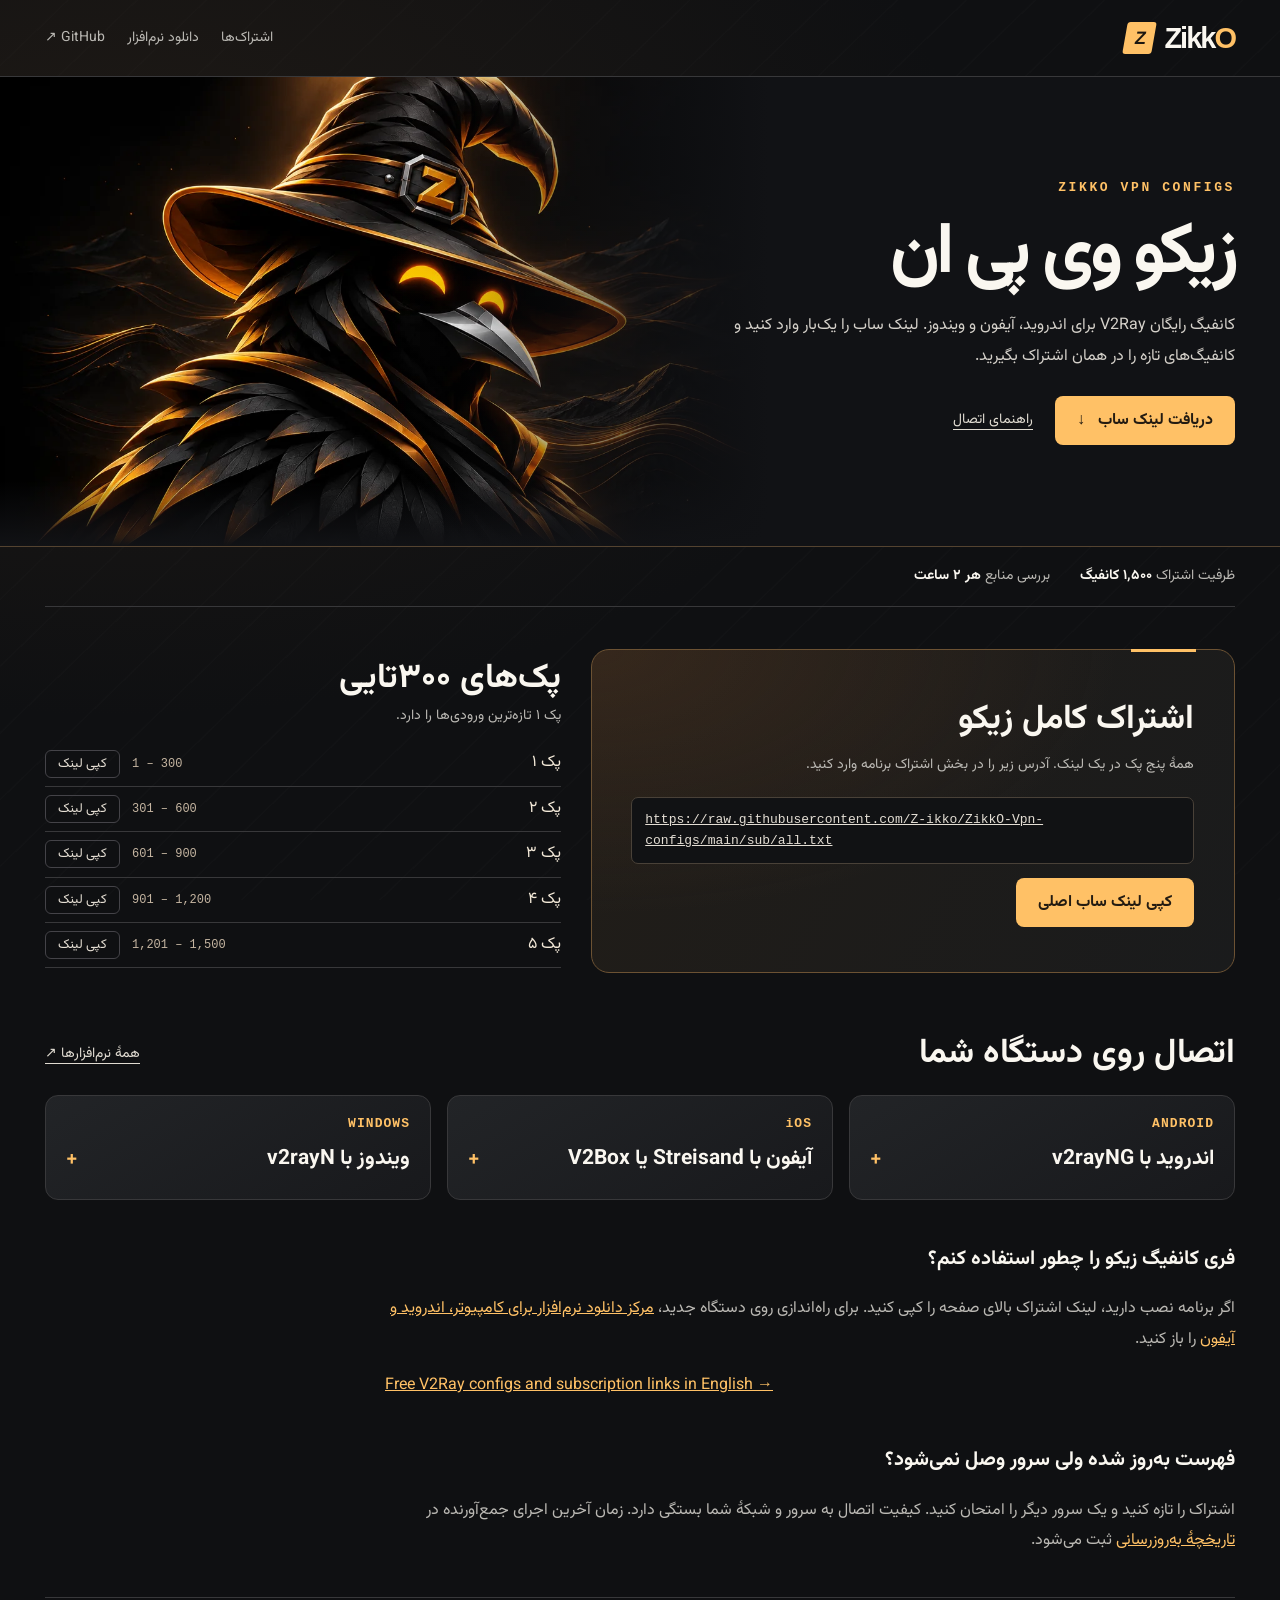
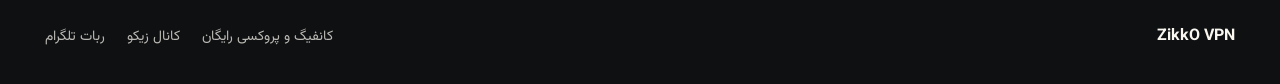
<file: index.html>
<!doctype html>
<html lang="fa" dir="rtl"><head><meta charset="utf-8"><meta name="viewport" content="width=device-width,initial-scale=1"><title>زیکو وی پی ان (ZikkO VPN) | کانفیگ رایگان V2Ray و لینک ساب زیکو</title><meta name="description" content="لینک اشتراک زیکو با حداکثر ۱۵۰۰ کانفیگ و پنج پک ۳۰۰تایی. ساب V2Ray را کپی کنید و با راهنمای v2rayNG، Streisand یا v2rayN روی دستگاه خود وارد کنید."><link rel="canonical" href="https://z-ikko.github.io/ZikkO-Vpn-configs/"><meta property="og:type" content="website"><meta property="og:locale" content="fa_IR"><meta property="og:title" content="زیکو وی پی ان | کانفیگ رایگان V2Ray و ساب زیکو"><meta property="og:description" content="لینک اشتراک زیکو با حداکثر ۱۵۰۰ کانفیگ و پنج پک ۳۰۰تایی. ساب V2Ray را کپی کنید و با راهنمای v2rayNG، Streisand یا v2rayN روی دستگاه خود وارد کنید."><meta property="og:url" content="https://z-ikko.github.io/ZikkO-Vpn-configs/"><meta property="og:image" content="https://z-ikko.github.io/ZikkO-Vpn-configs/cover.png"><meta name="twitter:card" content="summary_large_image">
<link rel="stylesheet" href="design.css"><link rel="preload" as="font" href="type.woff2" type="font/woff2" crossorigin><meta name="theme-color" content="#111215"></head>
<body><a href="#main" class="skip">رفتن به محتوای اصلی</a>
<header><nav class="wrap"><a class="wordmark" href="./" aria-label="زیکو وی پی ان"><i>Z</i>Zikk<span>O</span></a><div class="navlinks"><a href="#subscription">اشتراک‌ها</a><a href="downloads/">دانلود نرم‌افزار</a><a href="https://github.com/Z-ikko/ZikkO-Vpn-configs" lang="en">GitHub ↗</a></div></nav></header>
<main id="main"><div class="hero"><img src="raven.webp" width="1250" height="833" alt="" fetchpriority="high"><div class="wrap"><article><span class="brandline">ZIKKO VPN CONFIGS</span><h1>زیکو وی پی ان</h1><p>کانفیگ رایگان V2Ray برای اندروید، آیفون و ویندوز. لینک ساب را یک‌بار وارد کنید و کانفیگ‌های تازه را در همان اشتراک بگیرید.</p><div class="inline"><a class="action" href="#subscription">دریافت لینک ساب <span aria-hidden="true">↓</span></a><a class="secondary" href="#guides">راهنمای اتصال</a></div></article></div></div>
<div class="wrap"><div class="rail"><span>ظرفیت اشتراک <b>۱٬۵۰۰ کانفیگ</b></span><span>بررسی منابع <b>هر ۲ ساعت</b></span></div>
<section id="subscription" class="workspace"><div class="maincard"><h2>اشتراک کامل زیکو</h2><p class="muted">همهٔ پنج پک در یک لینک. آدرس زیر را در بخش اشتراک برنامه وارد کنید.</p><a class="url" id="all" href="https://raw.githubusercontent.com/Z-ikko/ZikkO-Vpn-configs/main/sub/all.txt">https://raw.githubusercontent.com/Z-ikko/ZikkO-Vpn-configs/main/sub/all.txt</a><div class="inline"><button hidden class="primary" data-feed="all" data-label="اشتراک کامل">کپی لینک ساب اصلی</button></div></div>
<div class="packs"><h2 class="packhead">پک‌های ۳۰۰تایی</h2><p class="muted">پک ۱ تازه‌ترین ورودی‌ها را دارد.</p>
<div class="pack"><a id="pack1" href="https://raw.githubusercontent.com/Z-ikko/ZikkO-Vpn-configs/main/sub/1.txt">پک ۱</a><small>1 – 300</small><button hidden class="mini" aria-label="کپی لینک پک ۱" data-feed="pack1" data-label="پک ۱">کپی لینک</button></div>
<div class="pack"><a id="pack2" href="https://raw.githubusercontent.com/Z-ikko/ZikkO-Vpn-configs/main/sub/2.txt">پک ۲</a><small>301 – 600</small><button hidden class="mini" aria-label="کپی لینک پک ۲" data-feed="pack2" data-label="پک ۲">کپی لینک</button></div>
<div class="pack"><a id="pack3" href="https://raw.githubusercontent.com/Z-ikko/ZikkO-Vpn-configs/main/sub/3.txt">پک ۳</a><small>601 – 900</small><button hidden class="mini" aria-label="کپی لینک پک ۳" data-feed="pack3" data-label="پک ۳">کپی لینک</button></div>
<div class="pack"><a id="pack4" href="https://raw.githubusercontent.com/Z-ikko/ZikkO-Vpn-configs/main/sub/4.txt">پک ۴</a><small>901 – 1,200</small><button hidden class="mini" aria-label="کپی لینک پک ۴" data-feed="pack4" data-label="پک ۴">کپی لینک</button></div>
<div class="pack"><a id="pack5" href="https://raw.githubusercontent.com/Z-ikko/ZikkO-Vpn-configs/main/sub/5.txt">پک ۵</a><small>1,201 – 1,500</small><button hidden class="mini" aria-label="کپی لینک پک ۵" data-feed="pack5" data-label="پک ۵">کپی لینک</button></div></div></section>
<section id="guides"><div class="sectitle"><h2>اتصال روی دستگاه شما</h2><a class="secondary" href="https://github.com/Z-ikko/ZikkO-Vpn-configs#clients">همهٔ نرم‌افزارها ↗</a></div><div class="guides"><details class="guide"><summary><span lang="en">ANDROID</span><b>اندروید با v2rayNG</b></summary><p>در <a href="https://github.com/2dust/v2rayNG/releases/latest">v2rayNG</a> وارد بخش گروه‌های اشتراک شوید. روی + بزنید، نام را ZikkO بگذارید و لینک را در فیلد URL بچسبانید. پس از ذخیره، گروه را انتخاب کنید و از منو Update subscription را بزنید. سپس یک سرور را انتخاب و وصل کنید.</p></details>
<details class="guide"><summary><span lang="en">iOS</span><b>آیفون با Streisand یا V2Box</b></summary><p>در <a href="https://apps.apple.com/app/id6450534064">Streisand</a>، پس از کپی لینک روی + و سپس Import from Clipboard بزنید. در <a href="https://apps.apple.com/app/id6446814690">V2Box</a> مسیر Configs ← + ← Add Subscription را باز کنید و لینک را ذخیره کنید. یک سرور را انتخاب کنید و هنگام اولین اتصال، درخواست VPN آیفون را تأیید کنید.</p></details>
<details class="guide"><summary><span lang="en">WINDOWS</span><b>ویندوز با v2rayN</b></summary><p>در <a href="https://github.com/2dust/v2rayN/releases/latest">v2rayN</a>، از Subscription group settings یک گروه بسازید، آدرس ساب را وارد کنید و گروه را ذخیره کنید. اشتراک را به‌روز کنید، یک سرور را فعال کنید و برای برنامه‌هایی که از پروکسی ویندوز استفاده می‌کنند، Set system proxy را انتخاب کنید.</p></details></div></section>
<section class="help"><h2>فری کانفیگ زیکو را چطور استفاده کنم؟</h2><p>اگر برنامه نصب دارید، لینک اشتراک بالای صفحه را کپی کنید. برای راه‌اندازی روی دستگاه جدید، <a href="downloads/">مرکز دانلود نرم‌افزار برای کامپیوتر، اندروید و آیفون</a> را باز کنید.</p><p lang="en" dir="ltr"><a href="free-config/">Free V2Ray configs and subscription links in English →</a></p></section><section class="help"><h2>فهرست به‌روز شده ولی سرور وصل نمی‌شود؟</h2><p>اشتراک را تازه کنید و یک سرور دیگر را امتحان کنید. کیفیت اتصال به سرور و شبکهٔ شما بستگی دارد. زمان آخرین اجرای جمع‌آورنده در <a href="https://github.com/Z-ikko/ZikkO-Vpn-configs/actions/workflows/update.yml">تاریخچهٔ به‌روزرسانی</a> ثبت می‌شود.</p></section>
<footer><b dir="ltr">ZikkO VPN</b><div class="inline"><a href="https://t.me/FreeConfigByZikkO1">کانفیگ و پروکسی رایگان</a><a href="https://t.me/VPNByZikkO">کانال زیکو</a><a href="https://t.me/ZikkOVpnBot">ربات تلگرام</a></div></footer></div></main>
<div class="toast" role="status" aria-live="polite"></div><script>
const notice=document.querySelector('.toast');let timeout;
for(const button of document.querySelectorAll('[data-feed]')){
 if(!navigator.clipboard)continue;
 button.hidden=false;
 button.addEventListener('click',async()=>{
 const link=document.getElementById(button.dataset.feed);
 try{await navigator.clipboard.writeText(link.href);notice.textContent='لینک '+button.dataset.label+' کپی شد.'}
 catch{notice.textContent='روی لینک بزنید و گزینهٔ کپی آدرس را انتخاب کنید.'}
 clearTimeout(timeout);timeout=setTimeout(()=>notice.textContent='',3500);
 });
}
</script></body></html>
</file>
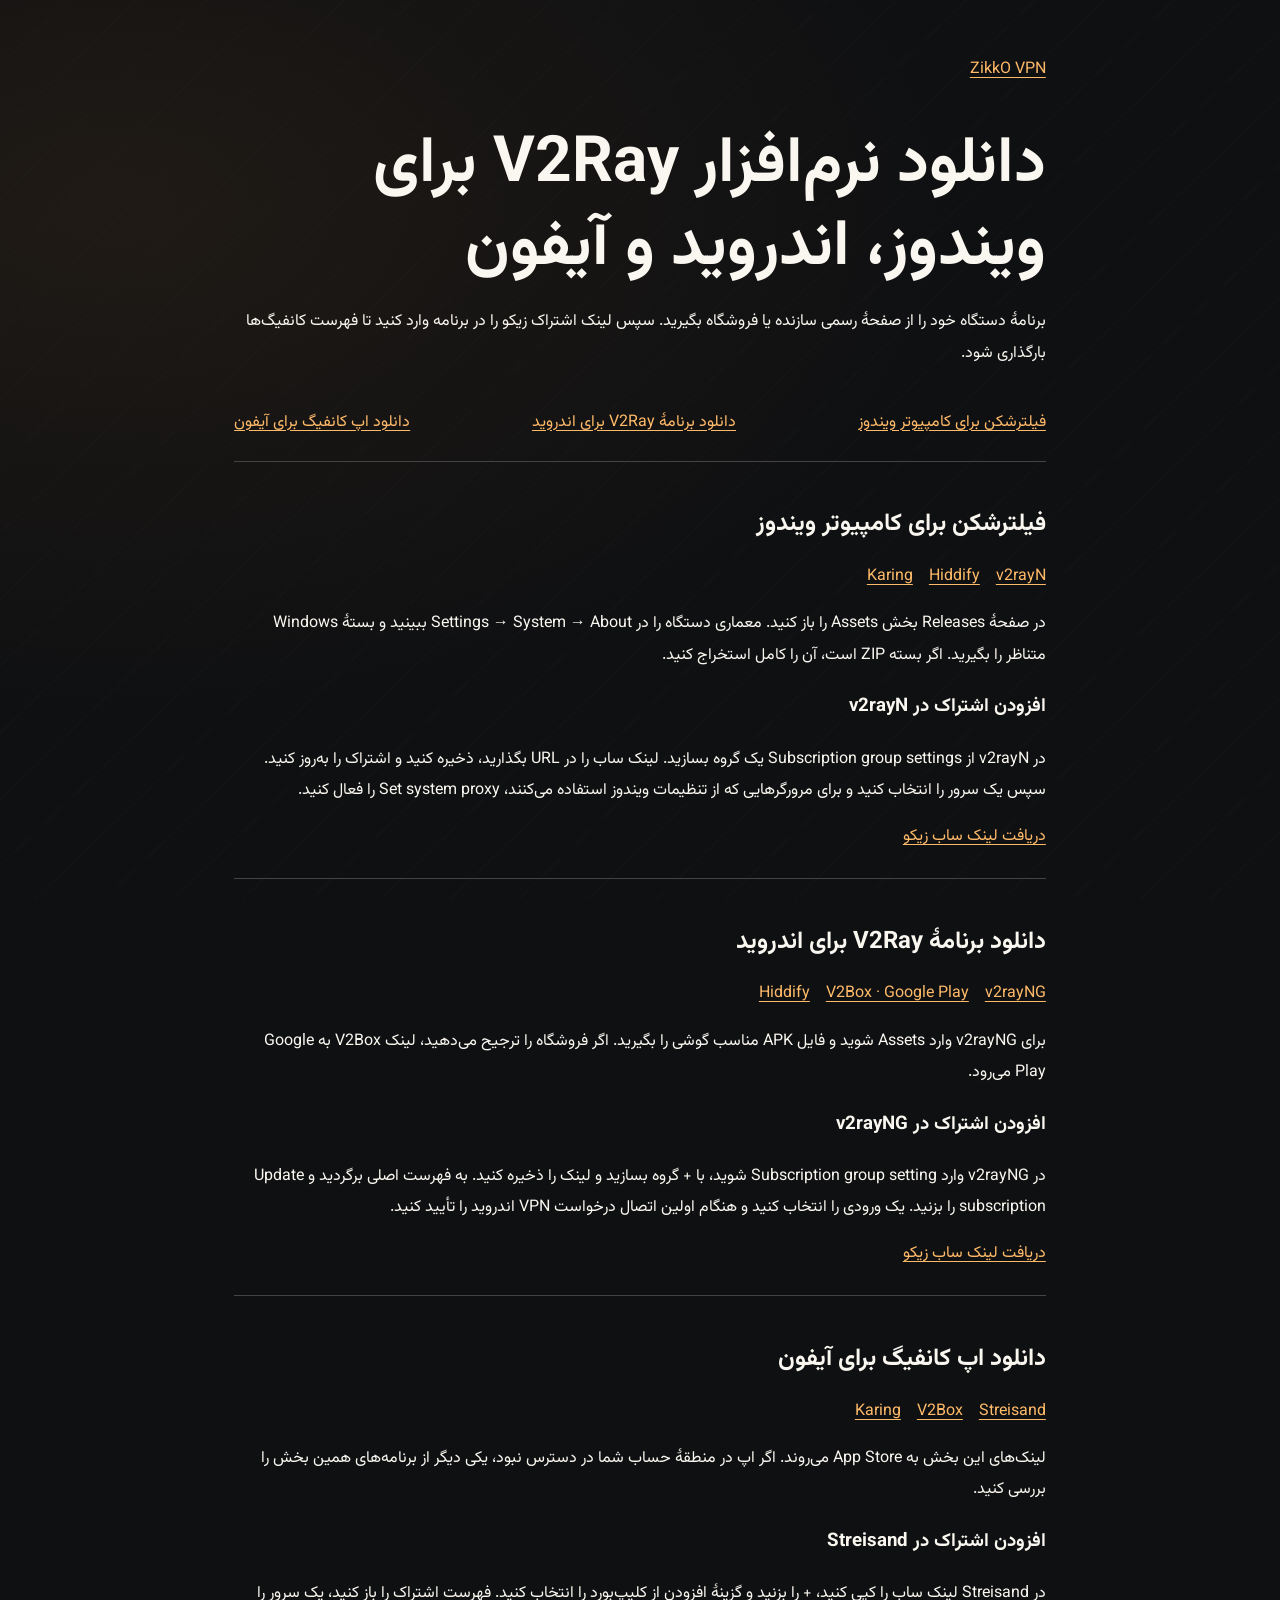
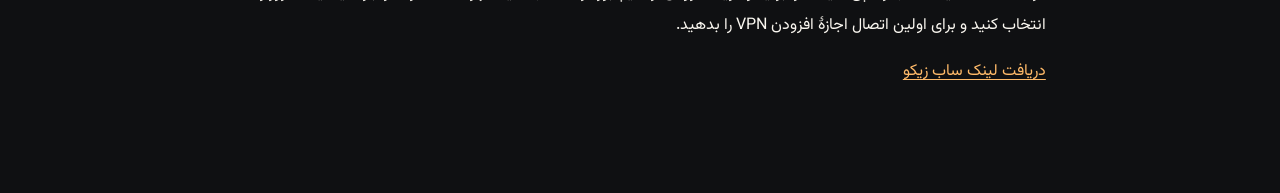
<file: downloads/index.html>
<!doctype html><html lang="fa" dir="rtl"><head><meta charset="utf-8"><meta name="viewport" content="width=device-width, initial-scale=1"><title>دانلود نرم‌افزار V2Ray برای ویندوز، اندروید و آیفون | زیکو</title><meta name="description" content="برنامهٔ دستگاه خود را از صفحهٔ رسمی سازنده یا فروشگاه بگیرید. سپس لینک اشتراک زیکو را در برنامه وارد کنید تا فهرست کانفیگ‌ها بارگذاری شود."><link rel="canonical" href="https://z-ikko.github.io/ZikkO-Vpn-configs/downloads/"><link rel="stylesheet" href="../design.css"><style>.reading{max-width:850px;margin:auto;padding:2rem 1.2rem 5rem}.reading h1{font-size:clamp(2.1rem,6vw,4rem);line-height:1.3;margin:1rem 0}.reading p,.reading li{line-height:1.95}.reading section{padding:1.6rem 0;border-top:1px solid #444}.reading a{color:#ffba69;text-decoration:underline;text-underline-offset:.22em}.links{display:flex;flex-wrap:wrap;gap:1rem}.reading nav{padding:1rem 0}.reading h2{line-height:1.45}</style></head><body><main class="reading"><nav><a href="../">ZikkO VPN</a></nav><h1>دانلود نرم‌افزار V2Ray برای ویندوز، اندروید و آیفون</h1><p>برنامهٔ دستگاه خود را از صفحهٔ رسمی سازنده یا فروشگاه بگیرید. سپس لینک اشتراک زیکو را در برنامه وارد کنید تا فهرست کانفیگ‌ها بارگذاری شود.</p><nav class="links"><a href="#windows">فیلترشکن برای کامپیوتر ویندوز</a><a href="#android">دانلود برنامهٔ V2Ray برای اندروید</a><a href="#iphone">دانلود اپ کانفیگ برای آیفون</a></nav><section id="windows"><h2>فیلترشکن برای کامپیوتر ویندوز</h2><div class="links"><a href="https://github.com/2dust/v2rayN/releases/latest">v2rayN</a><a href="https://github.com/hiddify/hiddify-app/releases/latest">Hiddify</a><a href="https://github.com/KaringX/karing/releases/latest">Karing</a></div><p>در صفحهٔ Releases بخش Assets را باز کنید. معماری دستگاه را در Settings → System → About ببینید و بستهٔ Windows متناظر را بگیرید. اگر بسته ZIP است، آن را کامل استخراج کنید.</p><h3>افزودن اشتراک در v2rayN</h3><p>در v2rayN از Subscription group settings یک گروه بسازید. لینک ساب را در URL بگذارید، ذخیره کنید و اشتراک را به‌روز کنید. سپس یک سرور را انتخاب کنید و برای مرورگرهایی که از تنظیمات ویندوز استفاده می‌کنند، Set system proxy را فعال کنید.</p><a href="../#subscription">دریافت لینک ساب زیکو</a></section><section id="android"><h2>دانلود برنامهٔ V2Ray برای اندروید</h2><div class="links"><a href="https://github.com/2dust/v2rayNG/releases/latest">v2rayNG</a><a href="https://play.google.com/store/apps/details?id=dev.hexasoftware.v2box">V2Box · Google Play</a><a href="https://github.com/hiddify/hiddify-app/releases/latest">Hiddify</a></div><p>برای v2rayNG وارد Assets شوید و فایل APK مناسب گوشی را بگیرید. اگر فروشگاه را ترجیح می‌دهید، لینک V2Box به Google Play می‌رود.</p><h3>افزودن اشتراک در v2rayNG</h3><p>در v2rayNG وارد Subscription group setting شوید، با + گروه بسازید و لینک را ذخیره کنید. به فهرست اصلی برگردید و Update subscription را بزنید. یک ورودی را انتخاب کنید و هنگام اولین اتصال درخواست VPN اندروید را تأیید کنید.</p><a href="../#subscription">دریافت لینک ساب زیکو</a></section><section id="iphone"><h2>دانلود اپ کانفیگ برای آیفون</h2><div class="links"><a href="https://apps.apple.com/app/id6450534064">Streisand</a><a href="https://apps.apple.com/app/id6446814690">V2Box</a><a href="https://apps.apple.com/app/id6472431552">Karing</a></div><p>لینک‌های این بخش به App Store می‌روند. اگر اپ در منطقهٔ حساب شما در دسترس نبود، یکی دیگر از برنامه‌های همین بخش را بررسی کنید.</p><h3>افزودن اشتراک در Streisand</h3><p>در Streisand لینک ساب را کپی کنید، + را بزنید و گزینهٔ افزودن از کلیپ‌بورد را انتخاب کنید. فهرست اشتراک را باز کنید، یک سرور را انتخاب کنید و برای اولین اتصال اجازهٔ افزودن VPN را بدهید.</p><a href="../#subscription">دریافت لینک ساب زیکو</a></section></main></body></html>
</file>
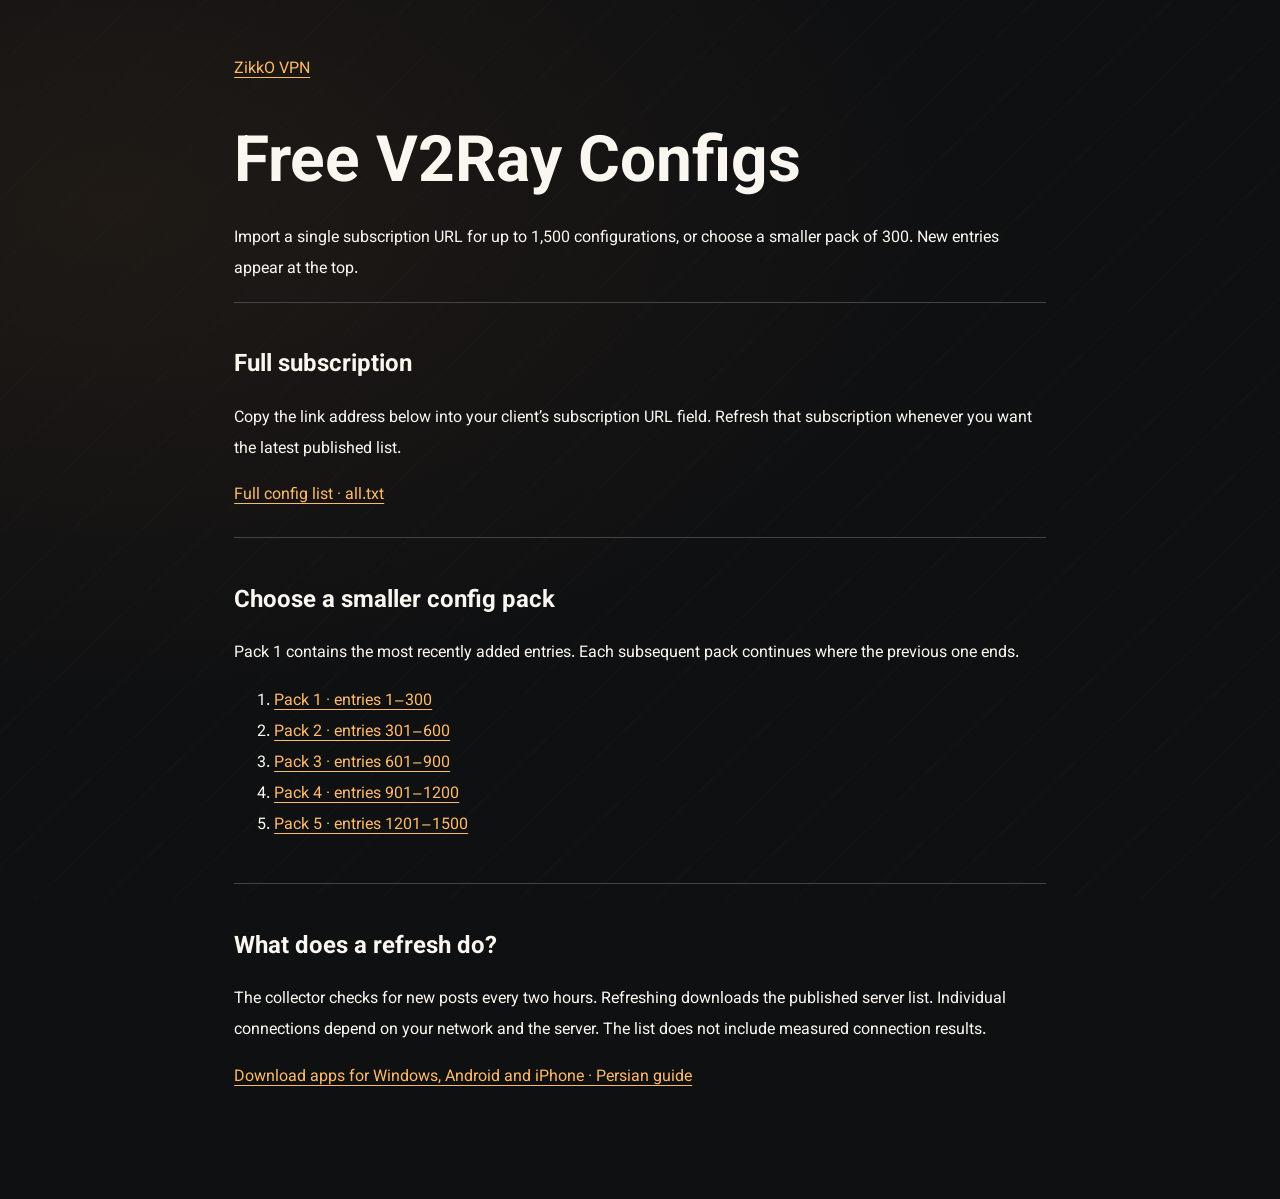
<file: free-config/index.html>
<!doctype html><html lang="en" dir="ltr"><head><meta charset="utf-8"><meta name="viewport" content="width=device-width, initial-scale=1"><title>Free V2Ray Configs | ZikkO VPN</title><meta name="description" content="Import a single subscription URL for up to 1,500 configurations, or choose a smaller pack of 300. New entries appear at the top."><link rel="canonical" href="https://z-ikko.github.io/ZikkO-Vpn-configs/free-config/"><link rel="stylesheet" href="../design.css"><style>.reading{max-width:850px;margin:auto;padding:2rem 1.2rem 5rem}.reading h1{font-size:clamp(2.1rem,6vw,4rem);line-height:1.3;margin:1rem 0}.reading p,.reading li{line-height:1.95}.reading section{padding:1.6rem 0;border-top:1px solid #444}.reading a{color:#ffba69;text-decoration:underline;text-underline-offset:.22em}.links{display:flex;flex-wrap:wrap;gap:1rem}.reading nav{padding:1rem 0}.reading h2{line-height:1.45}</style></head><body><main class="reading"><nav><a href="../">ZikkO VPN</a></nav><h1>Free V2Ray Configs</h1><p>Import a single subscription URL for up to 1,500 configurations, or choose a smaller pack of 300. New entries appear at the top.</p><section><h2>Full subscription</h2><p>Copy the link address below into your client’s subscription URL field. Refresh that subscription whenever you want the latest published list.</p><a href="https://raw.githubusercontent.com/Z-ikko/ZikkO-Vpn-configs/main/sub/all.txt">Full config list · all.txt</a></section><section><h2>Choose a smaller config pack</h2><p>Pack 1 contains the most recently added entries. Each subsequent pack continues where the previous one ends.</p><ol><li><a href="https://raw.githubusercontent.com/Z-ikko/ZikkO-Vpn-configs/main/sub/1.txt">Pack 1 · entries 1–300</a></li><li><a href="https://raw.githubusercontent.com/Z-ikko/ZikkO-Vpn-configs/main/sub/2.txt">Pack 2 · entries 301–600</a></li><li><a href="https://raw.githubusercontent.com/Z-ikko/ZikkO-Vpn-configs/main/sub/3.txt">Pack 3 · entries 601–900</a></li><li><a href="https://raw.githubusercontent.com/Z-ikko/ZikkO-Vpn-configs/main/sub/4.txt">Pack 4 · entries 901–1200</a></li><li><a href="https://raw.githubusercontent.com/Z-ikko/ZikkO-Vpn-configs/main/sub/5.txt">Pack 5 · entries 1201–1500</a></li></ol></section><section><h2>What does a refresh do?</h2><p>The collector checks for new posts every two hours. Refreshing downloads the published server list. Individual connections depend on your network and the server. The list does not include measured connection results.</p><a href="../downloads/">Download apps for Windows, Android and iPhone · Persian guide</a></section></main></body></html>
</file>
<file: design.css>
@font-face{font-family:Vazir;src:url(type.woff2) format("woff2");font-weight:100 900;font-display:swap}
:root{color-scheme:dark;--gold:#ffc166;--ink:#101114;--text:#faf7f0;--muted:#bbb9b4;--stroke:#38383a}*{box-sizing:border-box}html{scroll-behavior:smooth}body{margin:0;background:#0f1012;color:var(--text);font:16px/1.9 Vazir,Tahoma,sans-serif}body:before{content:"";position:absolute;z-index:-1;inset:0 0 auto;height:900px;background:radial-gradient(ellipse at 9% 23%,#392a1b60,transparent 52%),repeating-linear-gradient(136deg,transparent 0 46px,#ffffff03 47px 48px)}.wrap{width:min(1190px,calc(100% - 64px));margin:auto}a{color:inherit}.skip{position:absolute;top:-100px}.skip:focus{top:0;z-index:9;background:#161616}header{border-bottom:1px solid var(--stroke)}nav,.navlinks,.wordmark,.rail,.inline,.pack,.sectitle,footer{display:flex;align-items:center}nav{min-height:76px;justify-content:space-between;gap:18px}.wordmark{text-decoration:none;font:900 29px/1 Arial,sans-serif;letter-spacing:-2px;direction:ltr}.wordmark i{font:900 18px/1 Arial;background:var(--gold);color:#1c1710;transform:skew(-10deg);padding:7px 10px;margin-right:10px;border-radius:3px}.wordmark span{color:var(--gold)}.navlinks,.inline{gap:22px}.navlinks a,footer a{text-decoration:none;color:var(--muted);font-size:14px}.navlinks a:hover,footer a:hover{color:var(--gold)}.hero{isolation:isolate;position:relative;overflow:hidden;background:#111215;min-height:470px;display:grid;align-items:center;border-bottom:1px solid #544330}.hero img{position:absolute;z-index:-2;left:0;width:61%;height:100%;object-fit:cover;object-position:50% 40%}.hero:after{content:"";position:absolute;z-index:-1;inset:0;background:linear-gradient(90deg,transparent 30%,#11121510 36%,#111215 60%),linear-gradient(0deg,#111215,transparent 14%)}.hero .wrap{padding-block:52px}.hero article{width:44%;margin-inline-end:auto}.brandline{color:var(--gold);display:block;direction:ltr;text-align:right;font:bold 13px/1.5 monospace;letter-spacing:.2em}.hero h1{font-size:clamp(42px,5.6vw,82px);line-height:1.25;letter-spacing:-.055em;margin:12px 0}.hero p{color:#d5d1ca;max-width:32em;margin:8px 0 24px}.action,.primary{display:inline-flex;align-items:center;justify-content:center;gap:13px;border-radius:8px;text-decoration:none;font:700 16px Vazir;color:#231b11;background:var(--gold);border:0;padding:12px 22px;cursor:pointer}.secondary{color:#e0dbd1;text-underline-offset:6px;font-size:14px}.rail{flex-wrap:wrap;gap:8px 30px;padding:16px 0;color:var(--muted);font-size:14px;border-bottom:1px solid var(--stroke)}.rail b{color:var(--text)}section{scroll-margin-top:16px}.workspace{display:grid;grid-template-columns:1.25fr 1fr;gap:30px;margin:42px 0 56px}.maincard{position:relative;display:flex;flex-direction:column;justify-content:center;background:radial-gradient(ellipse at 0% 0%,#5d3c2459,transparent 58%),linear-gradient(120deg,#211d18,#1a1b1c);border:1px solid #6c5233;border-radius:18px;padding:clamp(22px,3.1vw,44px);min-width:0}.maincard:before{content:"";background:var(--gold);position:absolute;top:-1px;right:38px;width:65px;height:3px}.maincard h2,.sectitle h2,.packhead{font-size:clamp(23px,3vw,34px);line-height:1.45;margin:0}.muted,.copymsg{color:var(--muted);font-size:14px}.maincard p{margin:8px 0 18px}.url{display:block;direction:ltr;text-align:left;font:13px/1.65 monospace;color:#e4ded4;overflow-wrap:anywhere;border:1px solid #494138;border-radius:7px;background:#111214;padding:11px 13px;margin:0 0 14px}.copymsg{min-height:24px}.primary:hover,.action:hover{background:#ffce83}.packs{padding:5px 0}.packs>p{margin:0 0 12px}.pack{gap:12px;padding:7px 0;border-bottom:1px solid var(--stroke)}.pack a{color:#f3e9d8;text-decoration:none;flex:1}.pack a:hover{text-decoration:underline}.pack small{font:12px/1 monospace;color:#c5b5a1;direction:ltr}.mini{background:transparent;border:1px solid #444348;color:#e6dfd4;font:13px Vazir;border-radius:6px;padding:3px 12px;cursor:pointer}.mini:hover{border-color:var(--gold)}.sectitle{justify-content:space-between;gap:14px;margin-bottom:16px}.guides{display:grid;grid-template-columns:repeat(3,1fr);gap:16px;align-items:start}.guide{background:linear-gradient(150deg,#222427,#18191c);border:1px solid var(--stroke);border-radius:13px;overflow:hidden}.guide summary{padding:20px;cursor:pointer;list-style:none}.guide summary::-webkit-details-marker{display:none}.guide summary span{display:block;color:var(--gold);font:600 13px monospace;letter-spacing:.08em;text-align:right}.guide summary b{display:block;margin-top:8px;font-size:21px}.guide summary b:after{content:"+";float:left;color:var(--gold)}.guide[open] summary b:after{content:"−"}.guide p{padding:0 20px 16px;margin:0;font-size:15px;color:#d6d1ca}.guide a,.help a{color:var(--gold)}.help{margin:40px 0}.help h2{font-size:20px}.help p{max-width:850px;color:var(--muted)}footer{justify-content:space-between;gap:20px;flex-wrap:wrap;border-top:1px solid var(--stroke);padding:24px 0 32px}footer .inline{flex-wrap:wrap}.toast{position:fixed;bottom:20px;left:50%;transform:translateX(-50%);background:#ffcf84;color:#221b12;padding:7px 18px;border-radius:7px;z-index:3}.toast:empty{display:none}[hidden]{display:none!important}:focus-visible{outline:3px solid #ffcf84;outline-offset:4px}
@media(max-width:760px){.wrap{width:calc(100% - 32px)}nav{min-height:62px}.navlinks{gap:14px}.wordmark{font-size:24px}.hero{display:block;min-height:0}.hero img{width:100%;height:290px;object-position:center 37%;top:0}.hero:after{background:linear-gradient(180deg,transparent 130px,#111215 285px)}.hero .wrap{padding:245px 0 28px}.hero article{width:100%}.hero h1{font-size:48px;margin:3px 0}.hero p{margin-bottom:16px}.workspace,.guides{grid-template-columns:1fr}.workspace{gap:22px;margin:26px 0 36px}.guides{gap:10px}.guide summary{padding:13px 18px}.guide summary b{margin:2px 0}.rail{gap:6px 20px}.sectitle{flex-wrap:wrap}.inline{gap:14px}.navlinks a{font-size:13px}}@media(prefers-reduced-motion:reduce){html{scroll-behavior:auto}}
</file>
